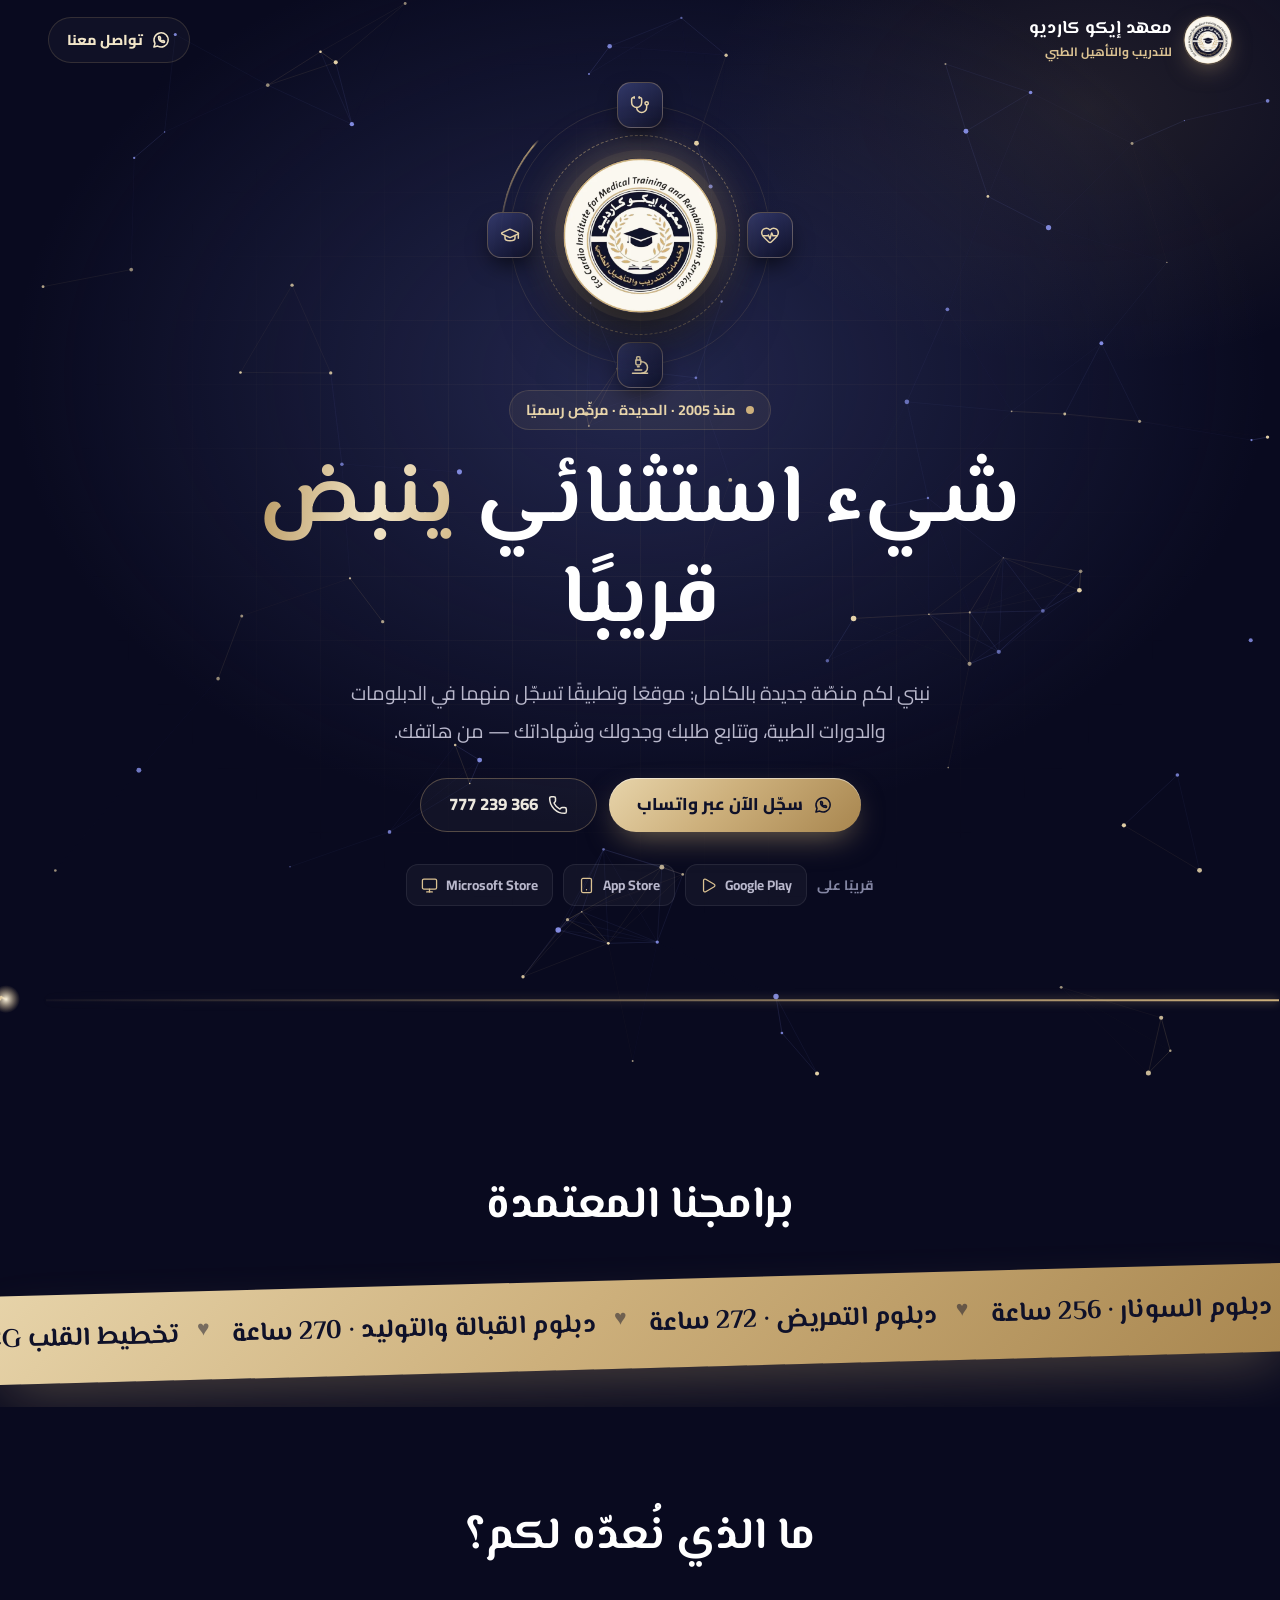
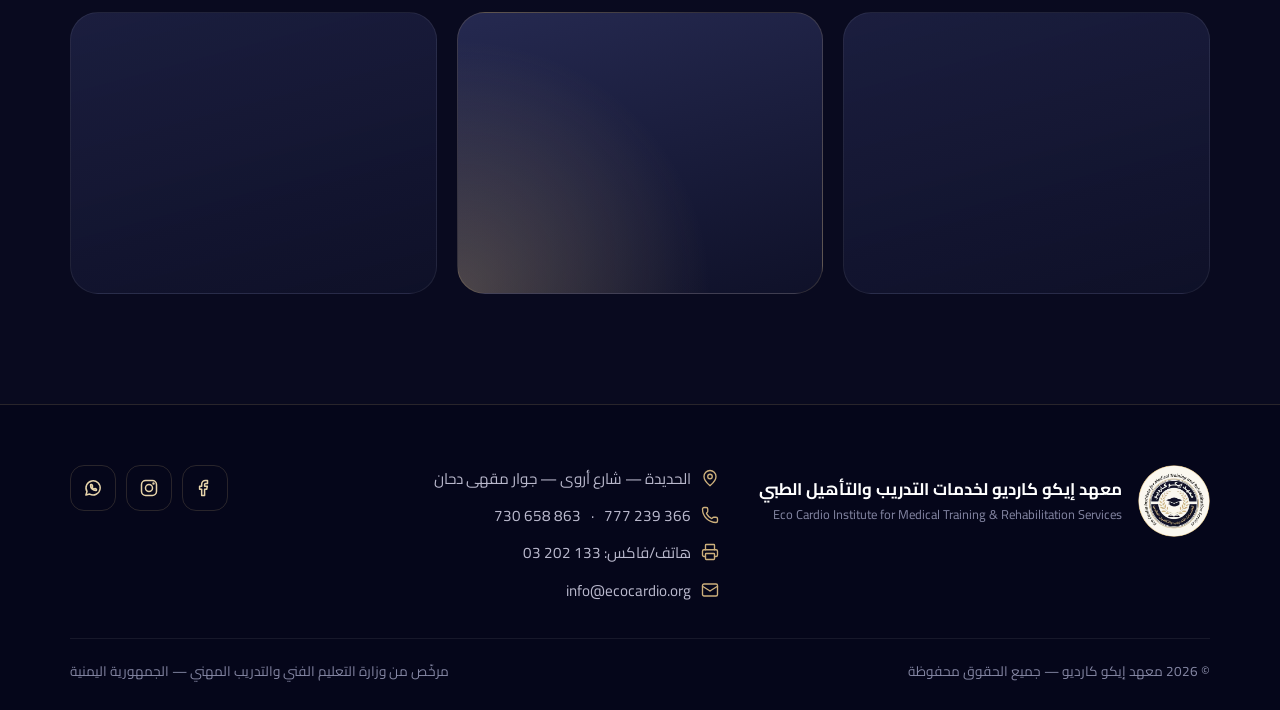
<file: index.html>
<!DOCTYPE html>
<html lang="ar" dir="rtl">
<head>
  <meta charset="UTF-8">
  <meta name="viewport" content="width=device-width, initial-scale=1, viewport-fit=cover">
  <title>معهد إيكو كارديو للتدريب والتأهيل الطبي — الحديدة | منصّتنا الجديدة قريبًا</title>
  <meta name="description" content="معهد إيكو كارديو لخدمات التدريب والتأهيل الطبي في الحديدة منذ 2005: دبلوم السونار، دبلوم التمريض، دبلوم القبالة والتوليد، ودورات تخطيط القلب والإسعافات الأولية. موقعنا وتطبيقنا الجديدان قريبًا.">
  <link rel="canonical" href="https://ecocardio.org/">
  <meta name="theme-color" content="#0f1129">
  <meta name="robots" content="index, follow">

  <meta property="og:type" content="website">
  <meta property="og:locale" content="ar_YE">
  <meta property="og:site_name" content="معهد إيكو كارديو">
  <meta property="og:title" content="معهد إيكو كارديو للتدريب والتأهيل الطبي — قريبًا">
  <meta property="og:description" content="منصّة جديدة بالكامل: موقع وتطبيق على أندرويد وآيفون وويندوز للتسجيل في الدبلومات والدورات الطبية.">
  <meta property="og:url" content="https://ecocardio.org/">
  <meta property="og:image" content="https://ecocardio.org/assets/img/og-image.jpg">
  <meta property="og:image:width" content="1200">
  <meta property="og:image:height" content="630">
  <meta name="twitter:card" content="summary_large_image">

  <link rel="icon" href="/favicon.ico" sizes="any">
  <link rel="icon" type="image/png" sizes="192x192" href="/assets/img/icon-192.png">
  <link rel="apple-touch-icon" href="/apple-touch-icon.png">
  <link rel="manifest" href="/site.webmanifest">
  <link rel="preload" href="/assets/fonts/cairo-arabic-wght-normal.woff2" as="font" type="font/woff2" crossorigin>
  <link rel="preload" href="/assets/fonts/el-messiri-arabic-wght-normal.woff2" as="font" type="font/woff2" crossorigin>
  <link rel="stylesheet" href="/assets/css/style.css">

  <script type="application/ld+json">
  {
    "@context": "https://schema.org",
    "@type": "EducationalOrganization",
    "name": "معهد إيكو كارديو لخدمات التدريب والتأهيل الطبي",
    "alternateName": ["Eco Cardio Institute for Medical Training and Rehabilitation Services", "معهد إيكو كارديو"],
    "url": "https://ecocardio.org/",
    "logo": "https://ecocardio.org/assets/img/logo-badge-512.png",
    "image": "https://ecocardio.org/assets/img/og-image.jpg",
    "foundingDate": "2005",
    "email": "info@ecocardio.org",
    "telephone": "+967777239366",
    "address": {
      "@type": "PostalAddress",
      "streetAddress": "شارع أروى، جوار مقهى دحان",
      "addressLocality": "الحديدة",
      "addressCountry": "YE"
    },
    "sameAs": [
      "https://www.facebook.com/mhdaykwkardywaltby",
      "https://www.instagram.com/echo.cardioi/"
    ]
  }
  </script>
</head>
<body>
  <svg xmlns="http://www.w3.org/2000/svg" style="position:absolute;width:0;height:0;overflow:hidden" aria-hidden="true">
<symbol id="i-stethoscope" viewBox="0 0 24 24"><path d="M11 2v2" /> <path d="M5 2v2" /> <path d="M5 3H4a2 2 0 0 0-2 2v4a6 6 0 0 0 12 0V5a2 2 0 0 0-2-2h-1" /> <path d="M8 15a6 6 0 0 0 12 0v-3" /> <circle cx="20" cy="10" r="2" /></symbol>
<symbol id="i-heart-pulse" viewBox="0 0 24 24"><path d="M2 9.5a5.5 5.5 0 0 1 9.591-3.676.56.56 0 0 0 .818 0A5.49 5.49 0 0 1 22 9.5c0 2.29-1.5 4-3 5.5l-5.492 5.313a2 2 0 0 1-3 .019L5 15c-1.5-1.5-3-3.2-3-5.5" /> <path d="M3.22 13H9.5l.5-1 2 4.5 2-7 1.5 3.5h5.27" /></symbol>
<symbol id="i-microscope" viewBox="0 0 24 24"><path d="M6 18h8" /> <path d="M3 22h18" /> <path d="M14 22a7 7 0 1 0 0-14h-1" /> <path d="M9 14h2" /> <path d="M9 12a2 2 0 0 1-2-2V6h6v4a2 2 0 0 1-2 2Z" /> <path d="M12 6V3a1 1 0 0 0-1-1H9a1 1 0 0 0-1 1v3" /></symbol>
<symbol id="i-graduation-cap" viewBox="0 0 24 24"><path d="M21.42 10.922a1 1 0 0 0-.019-1.838L12.83 5.18a2 2 0 0 0-1.66 0L2.6 9.08a1 1 0 0 0 0 1.832l8.57 3.908a2 2 0 0 0 1.66 0z" /> <path d="M22 10v6" /> <path d="M6 12.5V16a6 3 0 0 0 12 0v-3.5" /></symbol>
<symbol id="i-phone" viewBox="0 0 24 24"><path d="M13.832 16.568a1 1 0 0 0 1.213-.303l.355-.465A2 2 0 0 1 17 15h3a2 2 0 0 1 2 2v3a2 2 0 0 1-2 2A18 18 0 0 1 2 4a2 2 0 0 1 2-2h3a2 2 0 0 1 2 2v3a2 2 0 0 1-.8 1.6l-.468.351a1 1 0 0 0-.292 1.233 14 14 0 0 0 6.392 6.384" /></symbol>
<symbol id="i-play" viewBox="0 0 24 24"><path d="M5 5a2 2 0 0 1 3.008-1.728l11.997 6.998a2 2 0 0 1 .003 3.458l-12 7A2 2 0 0 1 5 19z" /></symbol>
<symbol id="i-smartphone" viewBox="0 0 24 24"><rect width="14" height="20" x="5" y="2" rx="2" ry="2" /> <path d="M12 18h.01" /></symbol>
<symbol id="i-monitor" viewBox="0 0 24 24"><rect width="20" height="14" x="2" y="3" rx="2" /> <line x1="8" x2="16" y1="21" y2="21" /> <line x1="12" x2="12" y1="17" y2="21" /></symbol>
<symbol id="i-globe" viewBox="0 0 24 24"><circle cx="12" cy="12" r="10" /> <path d="M12 2a14.5 14.5 0 0 0 0 20 14.5 14.5 0 0 0 0-20" /> <path d="M2 12h20" /></symbol>
<symbol id="i-badge-check" viewBox="0 0 24 24"><path d="M3.85 8.62a4 4 0 0 1 4.78-4.77 4 4 0 0 1 6.74 0 4 4 0 0 1 4.78 4.78 4 4 0 0 1 0 6.74 4 4 0 0 1-4.77 4.78 4 4 0 0 1-6.75 0 4 4 0 0 1-4.78-4.77 4 4 0 0 1 0-6.76Z" /> <path d="m16 9-5.5 5.5L8 12" /></symbol>
<symbol id="i-map-pin" viewBox="0 0 24 24"><path d="M20 10c0 4.993-5.539 10.193-7.399 11.799a1 1 0 0 1-1.202 0C9.539 20.193 4 14.993 4 10a8 8 0 0 1 16 0" /> <circle cx="12" cy="10" r="3" /></symbol>
<symbol id="i-printer" viewBox="0 0 24 24"><path d="M6 18H4a2 2 0 0 1-2-2v-5a2 2 0 0 1 2-2h16a2 2 0 0 1 2 2v5a2 2 0 0 1-2 2h-2" /> <path d="M6 9V3a1 1 0 0 1 1-1h10a1 1 0 0 1 1 1v6" /> <rect x="6" y="14" width="12" height="8" rx="1" /></symbol>
<symbol id="i-mail" viewBox="0 0 24 24"><path d="m22 7-8.991 5.727a2 2 0 0 1-2.009 0L2 7" /> <rect x="2" y="4" width="20" height="16" rx="2" /></symbol>
<symbol id="i-facebook" viewBox="0 0 24 24"><path d="M15 3h-2.5A4.5 4.5 0 0 0 8 7.5V10H5.5v3.5H8V21h3.5v-7.5H14l.8-3.5h-3.3V7.8c0-.8.5-1.3 1.3-1.3H15z"/></symbol>
<symbol id="i-instagram" viewBox="0 0 24 24"><rect x="3" y="3" width="18" height="18" rx="5"/><circle cx="12" cy="12" r="4.2"/><circle cx="17.4" cy="6.6" r=".6" fill="currentColor"/></symbol>
<symbol id="i-whatsapp" viewBox="0 0 24 24"><path d="M3.5 20.5l1.3-4.3A8.5 8.5 0 1 1 8 19.3z"/><path d="M9 8.6c0-.4.3-.7.7-.7h.6c.3 0 .5.2.6.4l.6 1.4c.1.3 0 .5-.2.7l-.5.5a5.6 5.6 0 0 0 2.4 2.4l.5-.5c.2-.2.4-.3.7-.2l1.4.6c.3.1.4.3.4.6v.6c0 .4-.3.7-.7.7A6.4 6.4 0 0 1 9 8.6z"/></symbol>
</svg>

  <div class="intro" aria-hidden="true">
    <img src="/assets/img/logo-badge-256.webp" alt="">
    <svg viewBox="0 0 260 50"><path d="M0 30h70l8-8 8 8h14l6 6 10-34 10 46 8-18h20l10-8 12 8h84"/></svg>
  </div>
  <div class="cursor" aria-hidden="true"></div>

  <header class="top">
    <a class="brand" href="/" aria-label="معهد إيكو كارديو">
      <img src="/assets/img/logo-badge-256.webp" alt="شعار معهد إيكو كارديو" width="48" height="48">
      <span><b>معهد إيكو كارديو</b><small>للتدريب والتأهيل الطبي</small></span>
    </a>
    <a class="pill" href="https://wa.me/967777239366" target="_blank" rel="noopener"><svg class="i"><use href="#i-whatsapp"/></svg><span>تواصل معنا</span></a>
  </header>

  <main>
    <section class="hero">
      <canvas class="particles" aria-hidden="true"></canvas>
      <div class="grid-bg" aria-hidden="true"></div>

      <div class="hero__inner">
        <div class="emblem r" style="--d:.2s">
          <span class="glow"></span>
          <span class="ring ring--a"></span>
          <span class="ring ring--b"></span>
          <span class="ring ring--sweep"></span>
          <div class="orbit">
            <span><svg class="i"><use href="#i-stethoscope"/></svg></span>
            <span><svg class="i"><use href="#i-heart-pulse"/></svg></span>
            <span><svg class="i"><use href="#i-microscope"/></svg></span>
            <span><svg class="i"><use href="#i-graduation-cap"/></svg></span>
          </div>
          <img class="emblem__logo" src="/assets/img/logo-badge-512.webp" alt="شعار معهد إيكو كارديو لخدمات التدريب والتأهيل الطبي" width="512" height="512">
        </div>

        <span class="eyebrow r" style="--d:.5s"><i></i>منذ 2005 · الحديدة · مرخّص رسميًا</span>
        <h1 class="r" style="--d:.65s">شيء استثنائي <span class="gold">ينبض</span> قريبًا</h1>
        <p class="lead r" style="--d:.8s">نبني لكم منصّة جديدة بالكامل: موقعًا وتطبيقًا تسجّل منهما في الدبلومات والدورات الطبية، وتتابع طلبك وجدولك وشهاداتك — من هاتفك.</p>

        <div class="ctas r" style="--d:.95s">
          <a class="btn" href="https://wa.me/967777239366?text=%D8%A3%D8%B1%D8%BA%D8%A8%20%D8%A8%D8%A7%D9%84%D8%A7%D8%B3%D8%AA%D9%81%D8%B3%D8%A7%D8%B1%20%D8%B9%D9%86%20%D8%A7%D9%84%D8%AA%D8%B3%D8%AC%D9%8A%D9%84" target="_blank" rel="noopener" data-magnetic><svg class="i"><use href="#i-whatsapp"/></svg>سجّل الآن عبر واتساب</a>
          <a class="btn btn--ghost" href="tel:+967777239366" data-magnetic><svg class="i"><use href="#i-phone"/></svg><span dir="ltr">777 239 366</span></a>
        </div>

        <div class="stores r" style="--d:1.1s">
          <span class="stores__label">قريبًا على</span>
          <span class="store"><svg class="i"><use href="#i-play"/></svg>Google Play</span>
          <span class="store"><svg class="i"><use href="#i-smartphone"/></svg>App Store</span>
          <span class="store"><svg class="i"><use href="#i-monitor"/></svg>Microsoft Store</span>
        </div>
      </div>

      <canvas class="ecg" aria-hidden="true"></canvas>
    </section>

    <section class="programs">
      <h2 class="section-title reveal">برامجنا المعتمدة</h2>
      <div class="marquee" aria-label="البرامج">
        <div class="marquee__track">
          <span>دبلوم السونار · 256 ساعة</span><span>دبلوم التمريض · 272 ساعة</span><span>دبلوم القبالة والتوليد · 270 ساعة</span><span>تخطيط القلب ECG</span><span>الإسعافات الأولية</span><span>المصطلحات الطبية</span><span>علم الأدوية</span><span>أساسيات التشريح</span>
          <span aria-hidden="true">دبلوم السونار · 256 ساعة</span><span aria-hidden="true">دبلوم التمريض · 272 ساعة</span><span aria-hidden="true">دبلوم القبالة والتوليد · 270 ساعة</span><span aria-hidden="true">تخطيط القلب ECG</span><span aria-hidden="true">الإسعافات الأولية</span><span aria-hidden="true">المصطلحات الطبية</span><span aria-hidden="true">علم الأدوية</span><span aria-hidden="true">أساسيات التشريح</span>
        </div>
      </div>
    </section>

    <section class="coming">
      <h2 class="section-title reveal">ما الذي نُعدّه لكم؟</h2>
      <div class="cards">
        <article class="card reveal" style="--d:0s" data-tilt>
          <span class="card__icon"><svg class="i"><use href="#i-globe"/></svg></span>
          <h3>موقع جديد كليًا</h3>
          <p>كل الدبلومات والدورات بساعاتها ورسومها وشروطها، والأخبار والتقويم الأكاديمي في مكان واحد.</p>
        </article>
        <article class="card card--gold reveal" style="--d:.12s" data-tilt>
          <span class="card__icon"><svg class="i"><use href="#i-smartphone"/></svg></span>
          <h3>تطبيق على هاتفك</h3>
          <p>على أندرويد وآيفون وويندوز: إشعارات فورية بمواعيد التسجيل، وبطاقة طالب رقمية برمز QR.</p>
        </article>
        <article class="card reveal" style="--d:.24s" data-tilt>
          <span class="card__icon"><svg class="i"><use href="#i-badge-check"/></svg></span>
          <h3>تسجيل وتحقق إلكتروني</h3>
          <p>سجّل في برنامجك خلال دقيقة، وتابع حالة طلبك، وتحقّق من صحة الشهادات برمز QR.</p>
        </article>
      </div>
    </section>
  </main>

  <footer class="foot">
    <div class="foot__grid">
      <div class="foot__brand reveal">
        <img src="/assets/img/logo-badge-256.webp" alt="" width="72" height="72" loading="lazy">
        <div>
          <b>معهد إيكو كارديو لخدمات التدريب والتأهيل الطبي</b>
          <small dir="ltr">Eco Cardio Institute for Medical Training &amp; Rehabilitation Services</small>
        </div>
      </div>
      <ul class="foot__contact reveal" style="--d:.1s">
        <li><svg class="i"><use href="#i-map-pin"/></svg><a href="https://maps.app.goo.gl/HiEXFAkwWZAarfjw5" target="_blank" rel="noopener">الحديدة — شارع أروى — جوار مقهى دحان</a></li>
        <li><svg class="i"><use href="#i-phone"/></svg><a href="tel:+967777239366" dir="ltr">777 239 366</a> · <a href="tel:+967730658863" dir="ltr">730 658 863</a></li>
        <li><svg class="i"><use href="#i-printer"/></svg><span>هاتف/فاكس: <span dir="ltr">03 202 133</span></span></li>
        <li><svg class="i"><use href="#i-mail"/></svg><a href="mailto:info@ecocardio.org">info@ecocardio.org</a></li>
      </ul>
      <div class="foot__social reveal" style="--d:.2s">
        <a href="https://www.facebook.com/mhdaykwkardywaltby" target="_blank" rel="noopener" aria-label="فيسبوك"><svg class="i"><use href="#i-facebook"/></svg></a>
        <a href="https://www.instagram.com/echo.cardioi/" target="_blank" rel="noopener" aria-label="إنستغرام"><svg class="i"><use href="#i-instagram"/></svg></a>
        <a href="https://wa.me/967777239366" target="_blank" rel="noopener" aria-label="واتساب"><svg class="i"><use href="#i-whatsapp"/></svg></a>
      </div>
    </div>
    <div class="foot__bottom">
      <span>© <span class="year">2026</span> معهد إيكو كارديو — جميع الحقوق محفوظة</span>
      <span>مرخّص من وزارة التعليم الفني والتدريب المهني — الجمهورية اليمنية</span>
    </div>
  </footer>

  <script src="/assets/js/main.js" defer></script>
</body>
</html>
</file>
<file: assets/css/style.css>
/* معهد إيكو كارديو — صفحة «قريبًا»
   الألوان من الشعار: كحلي #131427 · ذهبي #CDB07C · عاجي #FBF8F1 */

@font-face { font-family: "Cairo"; font-weight: 200 1000; font-display: swap; src: url("../fonts/cairo-arabic-wght-normal.woff2") format("woff2"); unicode-range: U+0600-06FF, U+0750-077F, U+08A0-08FF, U+200C-200E, U+FB50-FDFF, U+FE70-FEFF; }
@font-face { font-family: "Cairo"; font-weight: 200 1000; font-display: swap; src: url("../fonts/cairo-latin-wght-normal.woff2") format("woff2"); unicode-range: U+0000-00FF, U+2000-206F, U+20AC, U+2122; }
@font-face { font-family: "El Messiri"; font-weight: 400 700; font-display: swap; src: url("../fonts/el-messiri-arabic-wght-normal.woff2") format("woff2"); unicode-range: U+0600-06FF, U+0750-077F, U+08A0-08FF, U+200C-200E, U+FB50-FDFF, U+FE70-FEFF; }
@font-face { font-family: "El Messiri"; font-weight: 400 700; font-display: swap; src: url("../fonts/el-messiri-latin-wght-normal.woff2") format("woff2"); unicode-range: U+0000-00FF, U+2000-206F; }

:root {
  --navy-990: #05061a; --navy-950: #090a1f; --navy-900: #0f1129; --navy-850: #131427; --navy-700: #252950; --navy-600: #343a6c;
  --gold-200: #f2e6c9; --gold-300: #e7d4aa; --gold-400: #dbc292; --gold-500: #cdb07c; --gold-600: #b6955c;
  --ivory: #fbf8f1; --fg: #ece8de; --fg-2: #b9b8cc; --fg-3: #8486a3;
  --line: rgba(205, 176, 124, .18);
  --gold-solid: linear-gradient(135deg, #e7d4aa, #cdb07c 45%, #a8864f);
  --gold-text: linear-gradient(100deg, #b6955c 0%, #f2e6c9 28%, #cdb07c 52%, #fff6df 70%, #b6955c 100%);
  --ease: cubic-bezier(.22, 1, .36, 1);
  color-scheme: dark;
}
*, *::before, *::after { box-sizing: border-box; }
html { -webkit-text-size-adjust: 100%; }
body { margin: 0; min-height: 100vh; overflow-x: hidden; font-family: "Cairo", "Segoe UI", Tahoma, sans-serif; font-size: 17px; line-height: 1.8; color: var(--fg); background: var(--navy-950); -webkit-font-smoothing: antialiased; }
img, svg, canvas { display: block; max-width: 100%; }
img { height: auto; }
a { color: inherit; text-decoration: none; }
h1, h2, h3, p { margin: 0; }
ul { margin: 0; padding: 0; list-style: none; }
::selection { background: var(--gold-500); color: var(--navy-900); }
:focus-visible { outline: 2px solid var(--gold-400); outline-offset: 3px; border-radius: 8px; }
.i { width: 20px; height: 20px; flex: none; fill: none; stroke: currentColor; stroke-width: 1.8; stroke-linecap: round; stroke-linejoin: round; }

/* ===== شاشة الافتتاح ===== */
.intro { position: fixed; inset: 0; z-index: 100; pointer-events: none; display: grid; place-content: center; justify-items: center; gap: 22px; background: radial-gradient(circle, var(--navy-700), var(--navy-990) 70%); animation: introOut 1s var(--ease) 1.5s forwards; }
.intro img { width: 120px; height: 120px; border-radius: 50%; animation: beat 1.2s ease-in-out infinite; box-shadow: 0 0 60px rgba(205, 176, 124, .45); }
.intro svg { width: 220px; height: 44px; }
.intro path { fill: none; stroke: var(--gold-400); stroke-width: 2.2; stroke-linecap: round; stroke-linejoin: round; stroke-dasharray: 420; stroke-dashoffset: 420; animation: draw 1.4s linear forwards; filter: drop-shadow(0 0 5px rgba(205, 176, 124, .9)); }
@keyframes introOut { to { clip-path: circle(0% at 50% 50%); visibility: hidden; } }
@keyframes draw { to { stroke-dashoffset: 0; } }
@keyframes beat { 0%, 50%, 100% { transform: scale(1); } 12% { transform: scale(1.08); } 24% { transform: scale(1); } 36% { transform: scale(1.05); } }
.intro { clip-path: circle(150% at 50% 50%); }

/* ظهور العناصر */
.r { opacity: 0; transform: translateY(40px); filter: blur(10px); animation: rise 1.2s var(--ease) forwards; animation-delay: calc(1.7s + var(--d, 0s)); }
@keyframes rise { to { opacity: 1; transform: none; filter: none; } }
.shown .r { animation: none; opacity: 1; transform: none; filter: none; }
.shown .intro { display: none; }
.reveal { opacity: 0; transform: perspective(900px) translateY(60px) rotateX(-14deg); filter: blur(8px); transition: opacity 1.1s var(--ease), transform 1.3s var(--ease), filter 1.1s var(--ease); transition-delay: var(--d, 0s); }
.reveal.in { opacity: 1; transform: none; filter: none; }

/* المؤشر المتوهج */
.cursor { position: fixed; top: 0; left: 0; width: 420px; height: 420px; margin: -210px 0 0 -210px; border-radius: 50%; pointer-events: none; z-index: 1; background: radial-gradient(circle, rgba(205, 176, 124, .12), transparent 60%); opacity: 0; transition: opacity .5s; }
.has-pointer .cursor { opacity: 1; }

/* ===== الترويسة ===== */
.top { position: fixed; top: 0; inset-inline: 0; z-index: 50; display: flex; align-items: center; justify-content: space-between; gap: 16px; padding: 16px clamp(16px, 4vw, 48px); transition: background .4s, backdrop-filter .4s; }
.top.scrolled { background: rgba(9, 10, 31, .75); backdrop-filter: blur(16px); -webkit-backdrop-filter: blur(16px); border-bottom: 1px solid var(--line); }
.brand { display: flex; align-items: center; gap: 12px; }
.brand img { width: 48px; height: 48px; border-radius: 50%; box-shadow: 0 0 0 1px var(--line), 0 8px 24px -6px rgba(205, 176, 124, .5); }
.brand b { display: block; font-family: "El Messiri", serif; font-size: 1.15rem; color: #fff; line-height: 1.3; }
.brand small { display: block; font-size: .75rem; color: var(--gold-400); font-weight: 700; }
.pill { display: inline-flex; align-items: center; gap: 8px; padding: 9px 18px; border-radius: 99px; font-weight: 800; font-size: .9rem; color: var(--gold-200); border: 1px solid var(--line); background: rgba(255, 255, 255, .03); transition: .35s var(--ease); }
.pill:hover { background: var(--gold-500); color: var(--navy-900); }
@media (max-width: 420px) { .pill span { display: none; } .brand small { display: none; } }

/* ===== البطل ===== */
.hero { position: relative; min-height: 100svh; display: grid; place-items: center; padding: 110px 16px 170px; overflow: hidden; isolation: isolate; text-align: center; background: radial-gradient(ellipse 70% 60% at 50% 35%, rgba(52, 58, 108, .6), transparent 70%), radial-gradient(ellipse 50% 40% at 85% 10%, rgba(205, 176, 124, .12), transparent 60%), var(--navy-950); }
.particles { position: absolute; inset: 0; width: 100%; height: 100%; z-index: -2; }
.grid-bg { position: absolute; inset: 0; z-index: -1; background-image: linear-gradient(rgba(205, 176, 124, .05) 1px, transparent 1px), linear-gradient(90deg, rgba(205, 176, 124, .05) 1px, transparent 1px); background-size: 64px 64px; mask-image: radial-gradient(ellipse 60% 55% at 50% 45%, #000 20%, transparent 75%); -webkit-mask-image: radial-gradient(ellipse 60% 55% at 50% 45%, #000 20%, transparent 75%); }
.hero__inner { display: grid; justify-items: center; gap: 22px; max-width: 860px; }

.emblem { position: relative; width: min(250px, 30vh, 60vw); min-width: 180px; aspect-ratio: 1; display: grid; place-items: center; margin-bottom: 8px; transform-style: preserve-3d; }
.emblem .glow { position: absolute; inset: 8%; border-radius: 50%; background: radial-gradient(circle, rgba(205, 176, 124, .5), transparent 65%); filter: blur(28px); animation: pulseGlow 2.4s ease-in-out infinite; }
@keyframes pulseGlow { 0%, 100% { transform: scale(1); opacity: .8; } 12% { transform: scale(1.15); opacity: 1; } 30% { transform: scale(1.05); } }
.emblem__logo { position: relative; z-index: 2; width: 62%; height: auto; aspect-ratio: 1; border-radius: 50%; animation: beat 2.4s ease-in-out infinite, float 7s ease-in-out infinite; box-shadow: 0 0 0 8px rgba(205, 176, 124, .07), 0 30px 70px -10px #000, 0 0 50px rgba(205, 176, 124, .35); }
@keyframes float { 50% { translate: 0 -10px; } }
.ring { position: absolute; border-radius: 50%; pointer-events: none; }
.ring--a { inset: 10%; border: 1px dashed rgba(205, 176, 124, .5); animation: spin 36s linear infinite; }
.ring--b { inset: -2%; border: 1px solid rgba(205, 176, 124, .14); }
.ring--sweep { inset: -6%; background: conic-gradient(from 0deg, transparent 0 72%, rgba(205, 176, 124, .8) 86%, transparent 87%); -webkit-mask: radial-gradient(circle, transparent 69.4%, #000 70%, #000 70.7%, transparent 71.2%); mask: radial-gradient(circle, transparent 69.4%, #000 70%, #000 70.7%, transparent 71.2%); animation: spin 5s linear infinite; }
@keyframes spin { to { transform: rotate(360deg); } }
.orbit { position: absolute; inset: -2%; border-radius: 50%; animation: spin 28s linear infinite; }
.orbit span { position: absolute; width: 46px; height: 46px; margin: -23px; display: grid; place-items: center; border-radius: 14px; color: var(--gold-300); background: linear-gradient(145deg, rgba(52, 58, 108, .95), rgba(15, 17, 41, .95)); border: 1px solid rgba(205, 176, 124, .35); box-shadow: 0 10px 26px -8px #000; animation: spin 28s linear infinite reverse; }
.orbit span:nth-child(1) { top: 0; left: 50%; } .orbit span:nth-child(2) { top: 50%; left: 100%; } .orbit span:nth-child(3) { top: 100%; left: 50%; } .orbit span:nth-child(4) { top: 50%; left: 0; }

.eyebrow { display: inline-flex; align-items: center; gap: 10px; padding: 6px 16px; border-radius: 99px; font-size: .9rem; font-weight: 700; color: var(--gold-300); background: rgba(205, 176, 124, .08); border: 1px solid var(--line); }
.eyebrow i { width: 8px; height: 8px; border-radius: 50%; background: var(--gold-500); box-shadow: 0 0 0 0 rgba(205, 176, 124, .7); animation: ping 1.8s infinite; }
@keyframes ping { to { box-shadow: 0 0 0 12px rgba(205, 176, 124, 0); } }
h1 { font-family: "El Messiri", serif; font-weight: 700; font-size: clamp(2.4rem, 7vw, 5.2rem); line-height: 1.2; color: #fff; }
.gold { background: var(--gold-text); background-size: 220% 100%; -webkit-background-clip: text; background-clip: text; color: transparent; animation: shimmer 5s linear infinite; }
@keyframes shimmer { to { background-position: -220% 0; } }
.lead { max-width: 640px; font-size: clamp(1.02rem, 1.6vw, 1.22rem); color: var(--fg-2); line-height: 1.95; }

.ctas { display: flex; flex-wrap: wrap; justify-content: center; gap: 12px; margin-top: 6px; }
.btn { position: relative; overflow: hidden; display: inline-flex; align-items: center; gap: 10px; min-height: 54px; padding: 0 28px; border-radius: 99px; font-weight: 800; color: var(--navy-900); background: var(--gold-solid); box-shadow: 0 12px 32px -10px rgba(205, 176, 124, .6), inset 0 1px 0 rgba(255, 255, 255, .5); transition: transform .45s var(--ease), box-shadow .45s; }
.btn::after { content: ""; position: absolute; inset: 0; background: linear-gradient(115deg, transparent 30%, rgba(255, 255, 255, .6) 50%, transparent 70%); transform: translateX(120%); transition: transform .9s var(--ease); }
.btn:hover::after { transform: translateX(-120%); }
.btn:hover { box-shadow: 0 20px 44px -12px rgba(205, 176, 124, .8); }
.btn--ghost { background: rgba(255, 255, 255, .04); color: var(--fg); border: 1px solid rgba(205, 176, 124, .35); box-shadow: none; }
.btn--ghost:hover { border-color: var(--gold-400); color: var(--gold-200); }

.stores { display: flex; flex-wrap: wrap; align-items: center; justify-content: center; gap: 10px; margin-top: 10px; }
.stores__label { font-size: .85rem; color: var(--fg-3); font-weight: 700; }
.store { display: inline-flex; align-items: center; gap: 8px; padding: 8px 14px; border-radius: 12px; font-size: .86rem; font-weight: 700; color: var(--fg-2); background: rgba(255, 255, 255, .04); border: 1px solid rgba(255, 255, 255, .08); direction: ltr; }
.store .i { width: 17px; height: 17px; color: var(--gold-400); }

.ecg { position: absolute; inset-inline: 0; bottom: 34px; width: 100%; height: 110px; pointer-events: none; }

/* ===== البرامج ===== */
.section-title { font-family: "El Messiri", serif; font-size: clamp(1.8rem, 4vw, 2.8rem); color: #fff; text-align: center; margin-bottom: 34px; }
.programs { padding: 90px 0 40px; overflow: hidden; }
.marquee { position: relative; padding: 20px 0; background: var(--gold-solid); transform: rotate(-1.5deg) scale(1.03); box-shadow: 0 24px 60px -20px rgba(205, 176, 124, .45); }
.marquee__track { display: flex; width: max-content; animation: slide 36s linear infinite; }
.marquee:hover .marquee__track { animation-play-state: paused; }
.marquee span { padding-inline: 26px; font-family: "El Messiri", serif; font-weight: 700; font-size: clamp(1.1rem, 2.2vw, 1.6rem); color: var(--navy-900); white-space: nowrap; position: relative; }
.marquee span::after { content: "♥"; position: absolute; left: -8px; color: rgba(19, 20, 39, .5); font-size: .8em; }
@keyframes slide { to { transform: translateX(50%); } }

/* ===== البطاقات ===== */
.coming { padding: 90px clamp(16px, 4vw, 48px) 110px; }
.cards { display: grid; grid-template-columns: repeat(3, 1fr); gap: 20px; max-width: 1140px; margin-inline: auto; perspective: 1200px; }
.card { position: relative; padding: 32px 28px; border-radius: 28px; background: linear-gradient(165deg, rgba(37, 41, 80, .65), rgba(15, 17, 41, .9)); border: 1px solid rgba(255, 255, 255, .07); transform-style: preserve-3d; }
.card::before { content: ""; position: absolute; inset: 0; border-radius: inherit; background: radial-gradient(380px circle at var(--mx, 50%) var(--my, 50%), rgba(205, 176, 124, .16), transparent 45%); opacity: 0; transition: opacity .4s; pointer-events: none; }
.card:hover::before { opacity: 1; }
.card__icon { width: 60px; height: 60px; border-radius: 18px; display: grid; place-items: center; margin-bottom: 20px; color: var(--navy-900); background: var(--gold-solid); box-shadow: 0 14px 30px -12px rgba(205, 176, 124, .7); }
.card__icon .i { width: 28px; height: 28px; }
.card h3 { font-family: "El Messiri", serif; font-size: 1.45rem; color: #fff; margin-bottom: 8px; }
.card p { color: var(--fg-2); font-size: .97rem; line-height: 1.85; }
.card--gold { background: radial-gradient(circle at 0 100%, rgba(205, 176, 124, .3), transparent 55%), linear-gradient(165deg, var(--navy-700), var(--navy-900)); border-color: var(--line); }
@media (max-width: 860px) { .cards { grid-template-columns: 1fr; } }

/* ===== التذييل ===== */
.foot { position: relative; padding: 60px clamp(16px, 4vw, 48px) 26px; background: var(--navy-990); border-top: 1px solid var(--line); }
.foot__grid { max-width: 1140px; margin-inline: auto; display: grid; grid-template-columns: 1.3fr 1.3fr auto; gap: 34px; align-items: start; padding-bottom: 34px; }
.foot__brand { display: flex; gap: 16px; align-items: center; }
.foot__brand img { width: 72px; height: 72px; border-radius: 50%; }
.foot__brand b { display: block; color: #fff; font-size: 1.05rem; line-height: 1.6; }
.foot__brand small { display: block; color: var(--fg-3); font-size: .8rem; text-align: right; }
.foot__contact { display: grid; gap: 10px; color: var(--fg-2); font-size: .95rem; }
.foot__contact li { display: flex; gap: 10px; align-items: flex-start; }
.foot__contact .i { color: var(--gold-500); margin-top: 4px; width: 18px; height: 18px; }
.foot__contact a:hover { color: var(--gold-200); }
.foot__social { display: flex; gap: 10px; }
.foot__social a { width: 46px; height: 46px; border-radius: 14px; display: grid; place-items: center; color: var(--gold-300); border: 1px solid var(--line); transition: .4s var(--ease); }
.foot__social a:hover { background: var(--gold-500); color: var(--navy-900); transform: translateY(-4px) rotate(-6deg); }
.foot__bottom { max-width: 1140px; margin-inline: auto; display: flex; flex-wrap: wrap; justify-content: space-between; gap: 10px; padding-top: 20px; border-top: 1px solid rgba(255, 255, 255, .07); color: var(--fg-3); font-size: .85rem; }
@media (max-width: 860px) { .foot__grid { grid-template-columns: 1fr; } }
</file>
